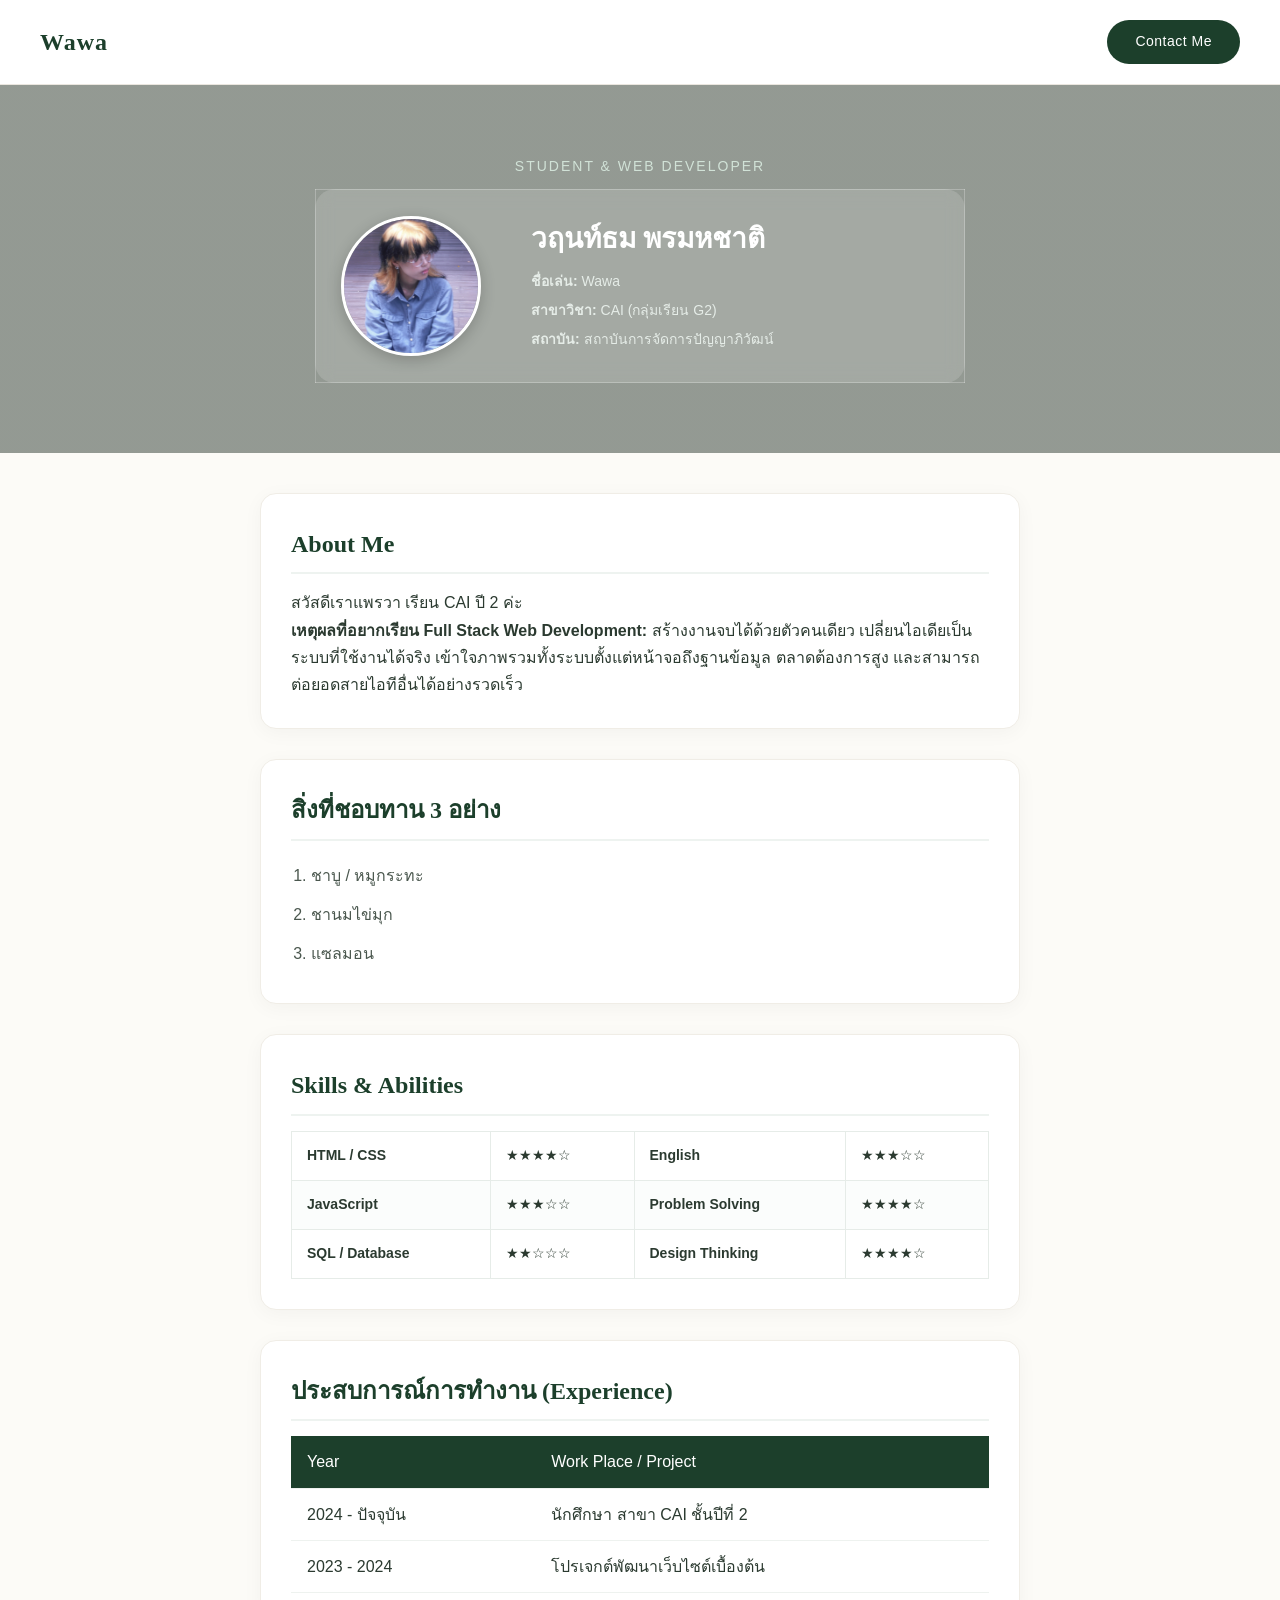
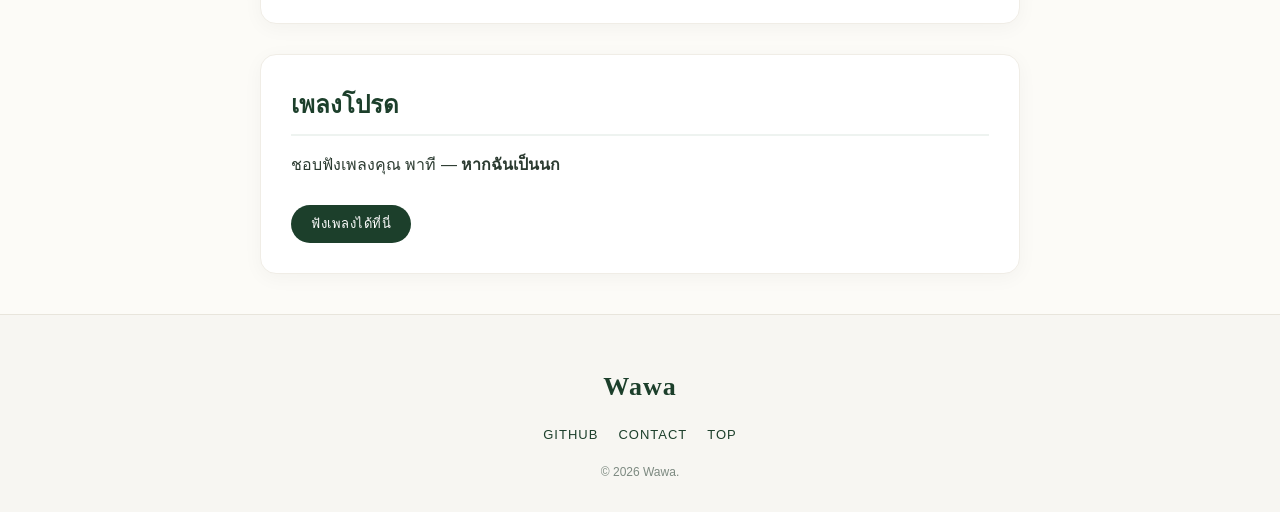
<file: index.html>
<!DOCTYPE html>
<html lang="en">
<head>
    <meta charset="UTF-8">
    <meta name="viewport" content="width=device-width, initial-scale=1.0">
    <title>Wawa  | Portfolio</title>
    <!-- ลิงก์ CSS -->
    <link rel="stylesheet" href="styles.css">
</head>
<body>

    <!-- แถบด้านบนพร้อมปุ่มเข้าสู่หน้าติดต่อ -->
    <header class="header-nav">
        <a href="index.html" class="brand-logo">Wawa </a>
        <a href="contact.html" class="btn-pill">Contact Me</a>
    </header>

    <!-- ส่วน Hero Banner โทนธรรมชาติ และ Profile Table ด้านใน -->
    <div class="hero-section">
        <p class="hero-subtitle">Student & Web Developer</p>
       

        <!-- ส่วน Profile: Table + รูปวงกลม + Challenge ระยะห่าง -->
        <table class="profile-table">
            <tr>
                <td style="width: 140px;">
                    <img src="PPP.jpg" alt="Profile Picture" class="profile-img">
                </td>
                <td class="profile-info">
                    <h2>วฤนท์ธม พรมหชาติ</h2>
                    <p><strong>ชื่อเล่น:</strong> Wawa</p>
                    <p><strong>สาขาวิชา:</strong> CAI (กลุ่มเรียน G2)</p>
                    <p><strong>สถาบัน:</strong> สถาบันการจัดการปัญญาภิวัฒน์</p>
                </td>
            </tr>
        </table>
    </div>

    <!-- ส่วนเนื้อหาหลัก -->
    <div class="container">

        <!-- About Me -->
        <section class="card-section">
            <h2>About Me</h2>
            <p>สวัสดีเราแพรวา เรียน CAI ปี 2 ค่ะ</p>
            <p><strong>เหตุผลที่อยากเรียน Full Stack Web Development:</strong> สร้างงานจบได้ด้วยตัวคนเดียว เปลี่ยนไอเดียเป็นระบบที่ใช้งานได้จริง เข้าใจภาพรวมทั้งระบบตั้งแต่หน้าจอถึงฐานข้อมูล ตลาดต้องการสูง และสามารถต่อยอดสายไอทีอื่นได้อย่างรวดเร็ว</p>
        </section>

        <!-- ของที่ชอบทาน 3 อย่าง (ใช้ ol หรือ ul) -->
        <section class="card-section">
            <h3>สิ่งที่ชอบทาน 3 อย่าง</h3>
            <ol class="food-list">
                <li>ชาบู / หมูกระทะ</li>
                <li>ชานมไข่มุก</li>
                <li>แซลมอน</li>
            </ol>
        </section>

        <!-- Skills: ตาราง 4 Columns  -->
        <section class="card-section">
            <h3>Skills & Abilities</h3>
            <table class="skills-table">
                <tr>
                    <td><strong>HTML / CSS</strong></td>
                    <td>★★★★☆</td>
                    <td><strong>English</strong></td>
                    <td>★★★☆☆</td>
                </tr>
                <tr>
                    <td><strong>JavaScript</strong></td>
                    <td>★★★☆☆</td>
                    <td><strong>Problem Solving</strong></td>
                    <td>★★★★☆</td>
                </tr>
                <tr>
                    <td><strong>SQL / Database</strong></td>
                    <td>★★☆☆☆</td>
                    <td><strong>Design Thinking</strong></td>
                    <td>★★★★☆</td>
                </tr>
            </table>
        </section>

        <!-- Experience: ตาราง Year / Work Place ตามโจทย์ -->
        <section class="card-section">
            <h3>ประสบการณ์การทำงาน (Experience)</h3>
            <table class="exp-table">
                <thead>
                    <tr>
                        <th style="width: 35%;">Year</th>
                        <th>Work Place / Project</th>
                    </tr>
                </thead>
                <tbody>
                    <tr>
                        <td>2024 - ปัจจุบัน</td>
                        <td>นักศึกษา สาขา CAI ชั้นปีที่ 2</td>
                    </tr>
                    <tr>
                        <td>2023 - 2024</td>
                        <td>โปรเจกต์พัฒนาเว็บไซต์เบื้องต้น</td>
                    </tr>
                </tbody>
            </table>
        </section>

        <!-- เพลงโปรด -->
        <section class="card-section">
            <h3>เพลงโปรด</h3>
            <p>ชอบฟังเพลงคุณ พาที — <strong>หากฉันเป็นนก</strong></p>
            <br>
            <a href="https://www.youtube.com/watch?v=-slgX5Bn_rE" target="_blank" class="btn-pill" style="font-size: 13px; padding: 8px 20px;">ฟังเพลงได้ที่นี่</a>
        </section>

    </div>

    <!-- Footer  -->
    <footer>
        <h2 class="brand-logo footer-logo">Wawa</h2>
        <div class="footer-links">
            <a href="https://github.com/suthasinee-promchat" target="_blank">GITHUB</a>
            <a href="contact.html">CONTACT</a>
            <a href="#">TOP</a>
        </div>
        <p class="copyright">&copy; 2026 Wawa.</p>
    </footer>

</body>
</html>
</file>
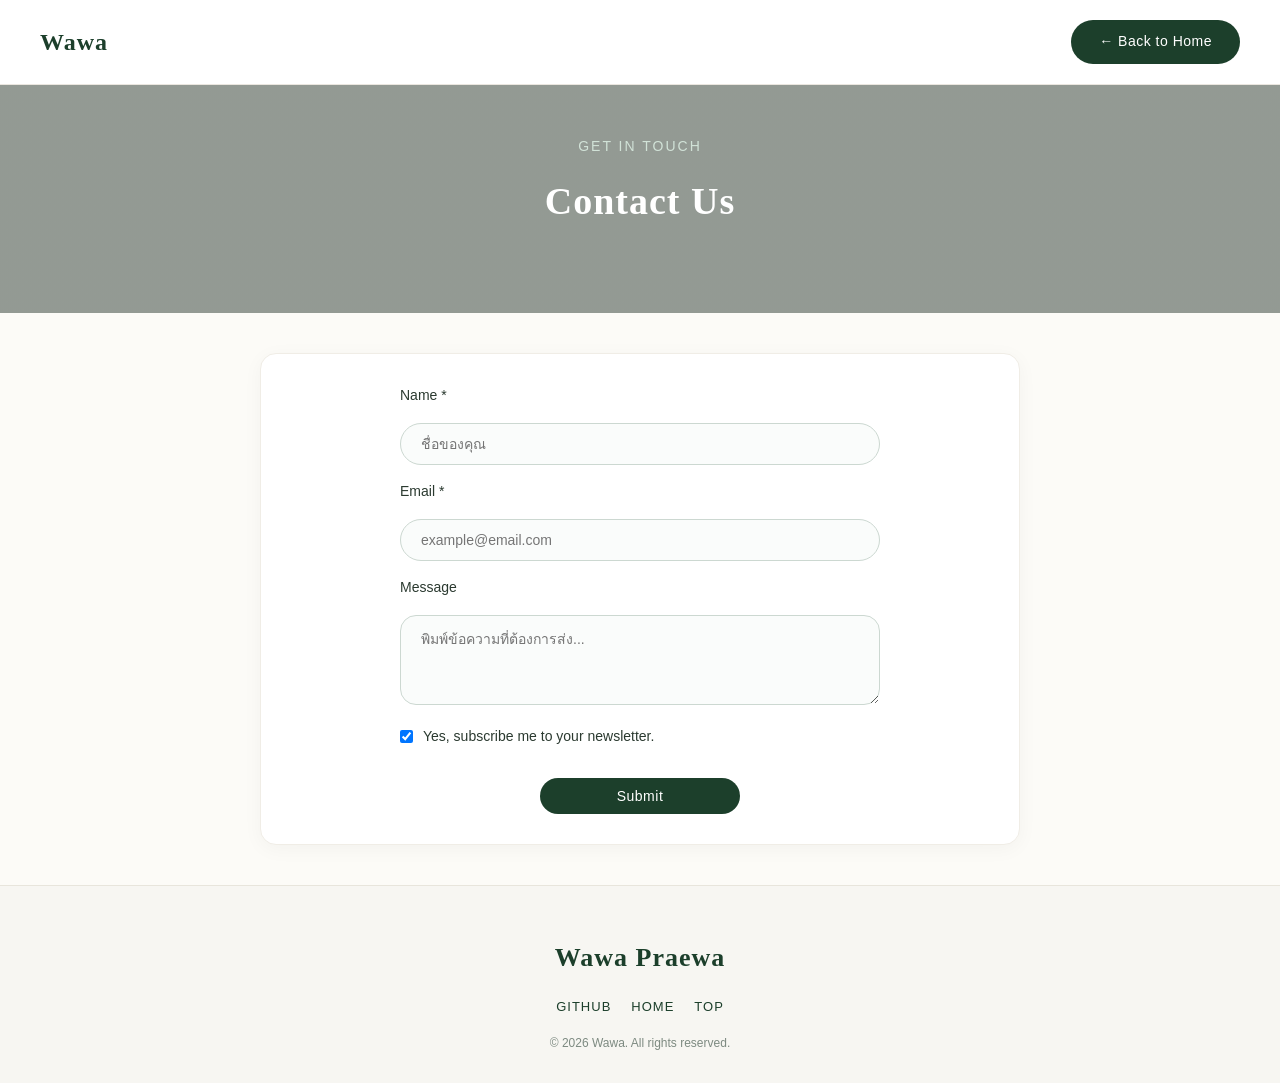
<file: contact.html>
<!DOCTYPE html>
<html lang="en">
<head>
    <meta charset="UTF-8">
    <meta name="viewport" content="width=device-width, initial-scale=1.0">
    <title>Contact - Wawa </title>
    <!-- ใช้ styles.css ร่วมกับหน้าหลัก -->
    <link rel="stylesheet" href="styles.css">
</head>
<body>

    <header class="header-nav">
        <a href="index.html" class="brand-logo">Wawa </a>
        <a href="index.html" class="btn-pill">&larr; Back to Home</a>
    </header>

    <div class="hero-section" style="padding: 50px 20px;">
        <p class="hero-subtitle">Get in Touch</p>
        <h1 class="hero-title" style="font-size: 38px;">Contact Us</h1>
    </div>

    <div class="container">
        <div class="card-section">
            <form action="#" method="post" class="contact-form">
                <label for="name">Name *</label>
                <input type="text" id="name" name="name" required placeholder="ชื่อของคุณ">

                <label for="email">Email *</label>
                <input type="email" id="email" name="email" required placeholder="example@email.com">

                <label for="message">Message</label>
                <textarea id="message" name="message" rows="4" placeholder="พิมพ์ข้อความที่ต้องการส่ง..."></textarea>

                <div class="checkbox-group">
                    <input type="checkbox" id="subscribe" name="subscribe" checked>
                    <label for="subscribe">Yes, subscribe me to your newsletter.</label>
                </div>

                <div style="text-align: center; margin-top: 15px;">
                    <button type="submit" class="btn-pill" style="width: 100%; max-width: 200px;">Submit</button>
                </div>
            </form>
        </div>
    </div>

    <footer>
        <h2 class="brand-logo footer-logo">Wawa Praewa</h2>
        <div class="footer-links">
            <a href="https://github.com/suthasinee-promchat" target="_blank">GITHUB</a>
            <a href="index.html">HOME</a>
            <a href="#">TOP</a>
        </div>
        <p class="copyright">&copy; 2026 Wawa. All rights reserved.</p>
    </footer>

</body>
</html>
</file>
<file: styles.css>
/* 1. เปิดใช้ Smooth Scroll สำหรับทั้งหน้าเว็บเมื่อกด Anchor Link (#) */
html {
    scroll-behavior: smooth;
}

/* เผื่อระยะไม่ให้ Navbar บังหัวข้อเวลา Scroll ลงมาถึง */
#contact-section {
    scroll-margin-top: 90px;
}

/* 2. ระบบ CSS Grid สำหรับการ์ดข้อมูล (Desktop เริ่มต้น: 4 การ์ด) */
.responsive-card-grid {
    display: grid;
    grid-template-columns: repeat(4, 1fr); /* 4 คอลัมน์บนจอคอมพิวเตอร์ */
    gap: 20px;
    margin-bottom: 40px;
}

.info-card {
    background: #ffffff;
    border: 1px solid #eef2ef;
    border-radius: 12px;
    padding: 20px;
    text-align: center;
    box-shadow: 0 4px 15px rgba(0, 0, 0, 0.03);
    transition: transform 0.2s ease, box-shadow 0.2s ease;
}

.info-card:hover {
    transform: translateY(-3px);
    box-shadow: 0 6px 20px rgba(0, 0, 0, 0.07);
}

.info-card h3 {
    font-size: 18px;
    margin-bottom: 8px;
    color: #1c3f2b;
}

.info-card p {
    font-size: 14px;
    color: #556358;
}

/* 3. Responsive Breakpoints เมื่อย่อหน้าจอเล็กลง */

/* แท็บเล็ต (Tablet): หน้าจอกว้างไม่เกิน 992px แสดง 2 การ์ด */
@media (max-width: 992px) {
    .responsive-card-grid {
        grid-template-columns: repeat(2, 1fr);
        gap: 16px;
    }

    .header-nav {
        padding: 15px 25px;
    }
}

/* มือถือ (Mobile): หน้าจอกว้างไม่เกิน 576px แสดง 1 การ์ด และจัดสัดส่วนให้พอดีจอ */
@media (max-width: 576px) {
    .responsive-card-grid {
        grid-template-columns: 1fr; /* 1 คอลัมน์เต็มความกว้าง */
        gap: 14px;
    }

    .header-nav {
        flex-direction: column;
        gap: 12px;
        padding: 15px;
    }

    .hero-title {
        font-size: 28px !important;
    }

    .hero-section {
        padding: 40px 15px !important;
    }

    .card-section {
        padding: 20px 15px;
    }

    .contact-form input[type="text"],
    .contact-form input[type="email"],
    .contact-form textarea {
        font-size: 16px; /* ป้องกันการซูมอัตโนมัติบน Safari iOS */
    }
}
/* นำเข้าฟอนต์ Serif สวยๆ หรูหราแนวเดียวกับแบบ */
@import url('https://fonts.googleapis.com/css2?family=Cormorant+Garamond:wght@400;600;700&family=Montserrat:wght@300;400;500&display=swap');

* {
    box-sizing: border-box;
    margin: 0;
    padding: 0;
}

body {
    font-family: 'Montserrat', sans-serif;
    color: #2b3a30;
    background-color: #fcfbf7;
    line-height: 1.7;
}

/* หัวข้อใช้ฟอนต์ Serif  */
h1, h2, h3, .brand-logo {
    font-family: 'Cormorant Garamond', Georgia, serif;
    color: #1c3f2b; /* สีเขียวเข้มธรรมชาติ */
    font-weight: 600;
}

/* --- ส่วนหัว (Navbar) ด้านบน --- */
.header-nav {
    display: flex;
    justify-content: space-between;
    align-items: center;
    padding: 20px 40px;
    background-color: rgba(255, 255, 255, 0.9);
    position: sticky;
    top: 0;
    z-index: 100;
    border-bottom: 1px solid #eae6df;
}

.brand-logo {
    font-size: 24px;
    text-decoration: none;
    letter-spacing: 1px;
}

/* ปุ่มสไตล์ */
.btn-pill {
    display: inline-block;
    background-color: #1c3f2b;
    color: #ffffff;
    padding: 10px 28px;
    border-radius: 30px;
    text-decoration: none;
    font-size: 14px;
    letter-spacing: 0.5px;
    transition: all 0.3s ease;
    border: none;
    cursor: pointer;
}

.btn-pill:hover {
    background-color: #2e5c41;
    transform: translateY(-1px);
}

.btn-light {
    background-color: #ffffff;
    color: #1c3f2b;
    font-weight: 600;
    box-shadow: 0 4px 10px rgba(0,0,0,0.1);
}

.btn-light:hover {
    background-color: #f0f0f0;
}

/* --- ส่วน Hero Banner ด้านบน (ฉากหลังธรรมชาติ) --- */
.hero-section {
    /* ใช้รูปภูเขา/ธรรมชาติ */
    background: linear-gradient(rgba(20, 35, 25, 0.45), rgba(20, 35, 25, 0.45)), 
                url('https://images.unsplash.com/photo-1506744038136-46273834b3fb?auto=format&fit=crop&w=1400&q=80') center/cover no-repeat;
    color: #ffffff;
    text-align: center;
    padding: 70px 20px;
}

.hero-subtitle {
    font-size: 14px;
    letter-spacing: 2px;
    text-transform: uppercase;
    color: #d1e2d7;
    margin-bottom: 10px;
}

.hero-title {
    font-size: 46px;
    color: #ffffff;
    margin-bottom: 30px;
    letter-spacing: 1px;
}

/* --- ตาราง Profile ใน Hero Section --- */
.profile-table {
    margin: 0 auto;
    border-collapse: collapse;
    background: rgba(255, 255, 255, 0.15);
    backdrop-filter: blur(8px);
    border-radius: 20px;
    padding: 20px;
    max-width: 650px;
    width: 90%;
    border: 1px solid rgba(255, 255, 255, 0.25);
}

.profile-table td {
    padding: 25px;
}

/* รูปโปรไฟล์วงกลม */
.profile-img {
    width: 140px;
    height: 140px;
    border-radius: 50%;
    object-fit: cover;
    display: block;
    border: 3px solid #ffffff;
    box-shadow: 0 4px 15px rgba(0,0,0,0.2);
}

/* Challenge: เว้นระยะห่างระหว่างรูปกับตัวหนังสือ */
.profile-info {
    text-align: left;
    color: #ffffff;
    padding-left: 30px; /* ระยะห่าง */
}

.profile-info h2 {
    color: #ffffff;
    font-size: 28px;
    margin-bottom: 8px;
}

.profile-info p {
    font-size: 14px;
    color: #e5ece7;
    margin-bottom: 5px;
}

/* --- กล่องเนื้อหาทั่วไป (Cards) --- */
.container {
    max-width: 800px;
    margin: 40px auto;
    padding: 0 20px;
}

.card-section {
    background: #ffffff;
    border-radius: 16px;
    padding: 30px;
    margin-bottom: 30px;
    box-shadow: 0 4px 20px rgba(0, 0, 0, 0.04);
    border: 1px solid #f0ede6;
}

.card-section h3, .card-section h2 {
    margin-bottom: 15px;
    font-size: 24px;
    border-bottom: 2px solid #eef3f0;
    padding-bottom: 8px;
}

/* รายการของกิน 3 อย่าง */
.food-list {
    padding-left: 20px;
}

.food-list li {
    padding: 6px 0;
    color: #4a574e;
}

/* --- ตาราง Skills (4 คอลัมน์) --- */
.skills-table {
    width: 100%;
    border-collapse: collapse;
    margin-top: 15px;
}

.skills-table td {
    padding: 12px 15px;
    border: 1px solid #e6ece8;
    font-size: 14px;
}

.skills-table tr:nth-child(even) {
    background-color: #fbfdfc;
}

/* --- ตาราง Experience --- */
.exp-table {
    width: 100%;
    border-collapse: collapse;
    margin-top: 15px;
}

.exp-table th, .exp-table td {
    padding: 12px 16px;
    text-align: left;
    border-bottom: 1px solid #eef2ef;
}

.exp-table th {
    background-color: #1c3f2b;
    color: #ffffff;
    font-weight: 500;
}

/* --- ฟอร์มในหน้า contact  --- */
.contact-form {
    display: flex;
    flex-direction: column;
    gap: 15px;
    max-width: 480px;
    margin: 0 auto;
}

.contact-form label {
    font-size: 14px;
    font-weight: 500;
    color: #2b3a30;
}

.contact-form input[type="text"],
.contact-form input[type="email"],
.contact-form textarea {
    width: 100%;
    padding: 12px 20px;
    border-radius: 25px; /* มนโค้งเหมือนในรูป */
    border: 1px solid #ccd8d1;
    background-color: #fafcfb;
    font-family: inherit;
    font-size: 14px;
    outline: none;
    transition: border 0.3s;
}

.contact-form textarea {
    border-radius: 16px;
}

.contact-form input:focus,
.contact-form textarea:focus {
    border-color: #1c3f2b;
}

.checkbox-group {
    display: flex;
    align-items: center;
    gap: 10px;
    font-size: 14px;
    margin-top: 5px;
}

/* --- Footer สไตล์มินิมอล --- */
footer {
    text-align: center;
    padding: 50px 20px 30px;
    background-color: #f7f6f2;
    border-top: 1px solid #e8e5dc;
}

.footer-logo {
    font-size: 26px;
    margin-bottom: 15px;
    display: inline-block;
}

.footer-links {
    display: flex;
    justify-content: center;
    gap: 20px;
    margin-bottom: 15px;
}

.footer-links a {
    color: #1c3f2b;
    text-decoration: none;
    font-size: 13px;
    letter-spacing: 1px;
}

.footer-links a:hover {
    text-decoration: underline;
}

.copyright {
    font-size: 12px;
    color: #7d8a81;
    margin-top: 15px;
}
/* ===================================================
   Mobile Responsive: สำหรับหน้าจอโทรศัพท์ (ไม่เกิน 600px)
   =================================================== */
@media screen and (max-width: 600px) {

    /* 1. ปรับขนาดระยะขอบโดยรวมไม่ให้ชิดขอบจอเกินไป */
    body {
        padding: 0;
        font-size: 14px;
    }

    .container {
        padding: 0 16px;
        margin: 25px auto;
    }

    .card-section {
        padding: 20px 16px;
        border-radius: 12px;
    }

    /* 2. Header & Navbar: เรียงปุ่มลงมาให้อยู่ตรงกลาง กดง่ายด้วยนิ้วโป้ง */
    .header-nav {
        flex-direction: column;
        gap: 12px;
        padding: 15px;
        text-align: center;
    }

    .header-nav .nav-links {
        display: flex;
        flex-wrap: wrap;
        justify-content: center;
        gap: 8px;
    }

    /* 3. ส่วนหัว Hero และ Profile Table */
    .hero-section {
        padding: 35px 15px !important;
    }

    .hero-title {
        font-size: 26px !important;
    }

    /* ปรับตารางโปรไฟล์จากแนวนอน ให้กลายเป็นแนวตั้งบนมือถือ */
    .profile-table, 
    .profile-table tbody, 
    .profile-table tr, 
    .profile-table td {
        display: block;
        width: 100% !important;
        text-align: center;
        padding: 8px 0;
    }

    .profile-img {
        margin: 0 auto 15px auto; /* จัดรูปกึ่งกลาง */
        width: 110px;
        height: 110px;
    }

    .profile-info {
        padding-left: 0 !important; /* นำ padding ซ้ายออกเพื่อให้ตรงกลางสวยงาม */
        text-align: center;
    }

    /* 4. ระบบ Grid การ์ด: แสดง 1 คอลัมน์เต็มความกว้าง */
    .responsive-card-grid {
        grid-template-columns: 1fr !important;
        gap: 12px;
    }

    /* 5. ตาราง Skills & Experience ให้เลื่อนแนวนอนได้ ไม่ดันจอแตก */
    .skills-table, .exp-table {
        display: block;
        width: 100%;
        overflow-x: auto; /* เลื่อนซ้ายขวาได้หากข้อความยาว */
        -webkit-overflow-scrolling: touch;
        white-space: nowrap;
    }

    .skills-table td, .exp-table th, .exp-table td {
        padding: 8px 10px;
        font-size: 13px;
    }

    /* 6. ฟอร์มติดต่อ (Input & ปุ่ม Submit) */
    .contact-form {
        width: 100%;
    }

    .contact-form input[type="text"],
    .contact-form input[type="email"],
    .contact-form textarea {
        font-size: 16px; /* 16px ขึ้นไปจะช่วยไม่ให้ iPhone ซูมหน้าจอเองตอนกดพิมพ์ */
        padding: 10px 16px;
    }

    .contact-form button[type="submit"] {
        width: 100% !important; /* ยืดปุ่มเต็มความกว้างเพื่อกดง่ายขึ้น */
        max-width: none !important;
    }

    /* 7. Footer */
    .footer-links {
        gap: 15px;
    }
}
/* ==========================================
   แก้ไขโปรไฟล์เมื่อเปิดบนมือถือ (หน้าจอเล็ก)
   ========================================== */
@media screen and (max-width: 600px) {

    /* ปรับให้ตารางเปลี่ยนมาเรียงซ้อนแนวตั้ง (รูปอยู่บน ข้อความอยู่ล่าง) */
    .profile-table, 
    .profile-table tbody, 
    .profile-table tr, 
    .profile-table td {
        display: block !important;
        width: 100% !important;
        text-align: center !important;
    }

    .profile-table td {
        padding: 8px 10px !important;
    }

    /* จัดรูปให้อยู่ตรงกลางและปรับขนาดให้พอดี */
    .profile-img {
        width: 110px !important;
        height: 110px !important;
        margin: 0 auto 12px auto !important;
    }

    /* เอาช่องว่างด้านซ้ายออก และปรับขนาดฟอนต์ชื่อไม่ให้ล้น */
    .profile-info {
        padding-left: 0 !important;
        text-align: center !important;
    }

    .profile-info h2 {
        font-size: 22px !important;
        line-height: 1.4 !important;
        margin-bottom: 8px !important;
        word-break: keep-all; /* ป้องกันการตัดพยางค์แปลกๆ */
    }

    .profile-info p {
        font-size: 14px !important;
        margin-bottom: 4px !important;
    }
}
</file>
